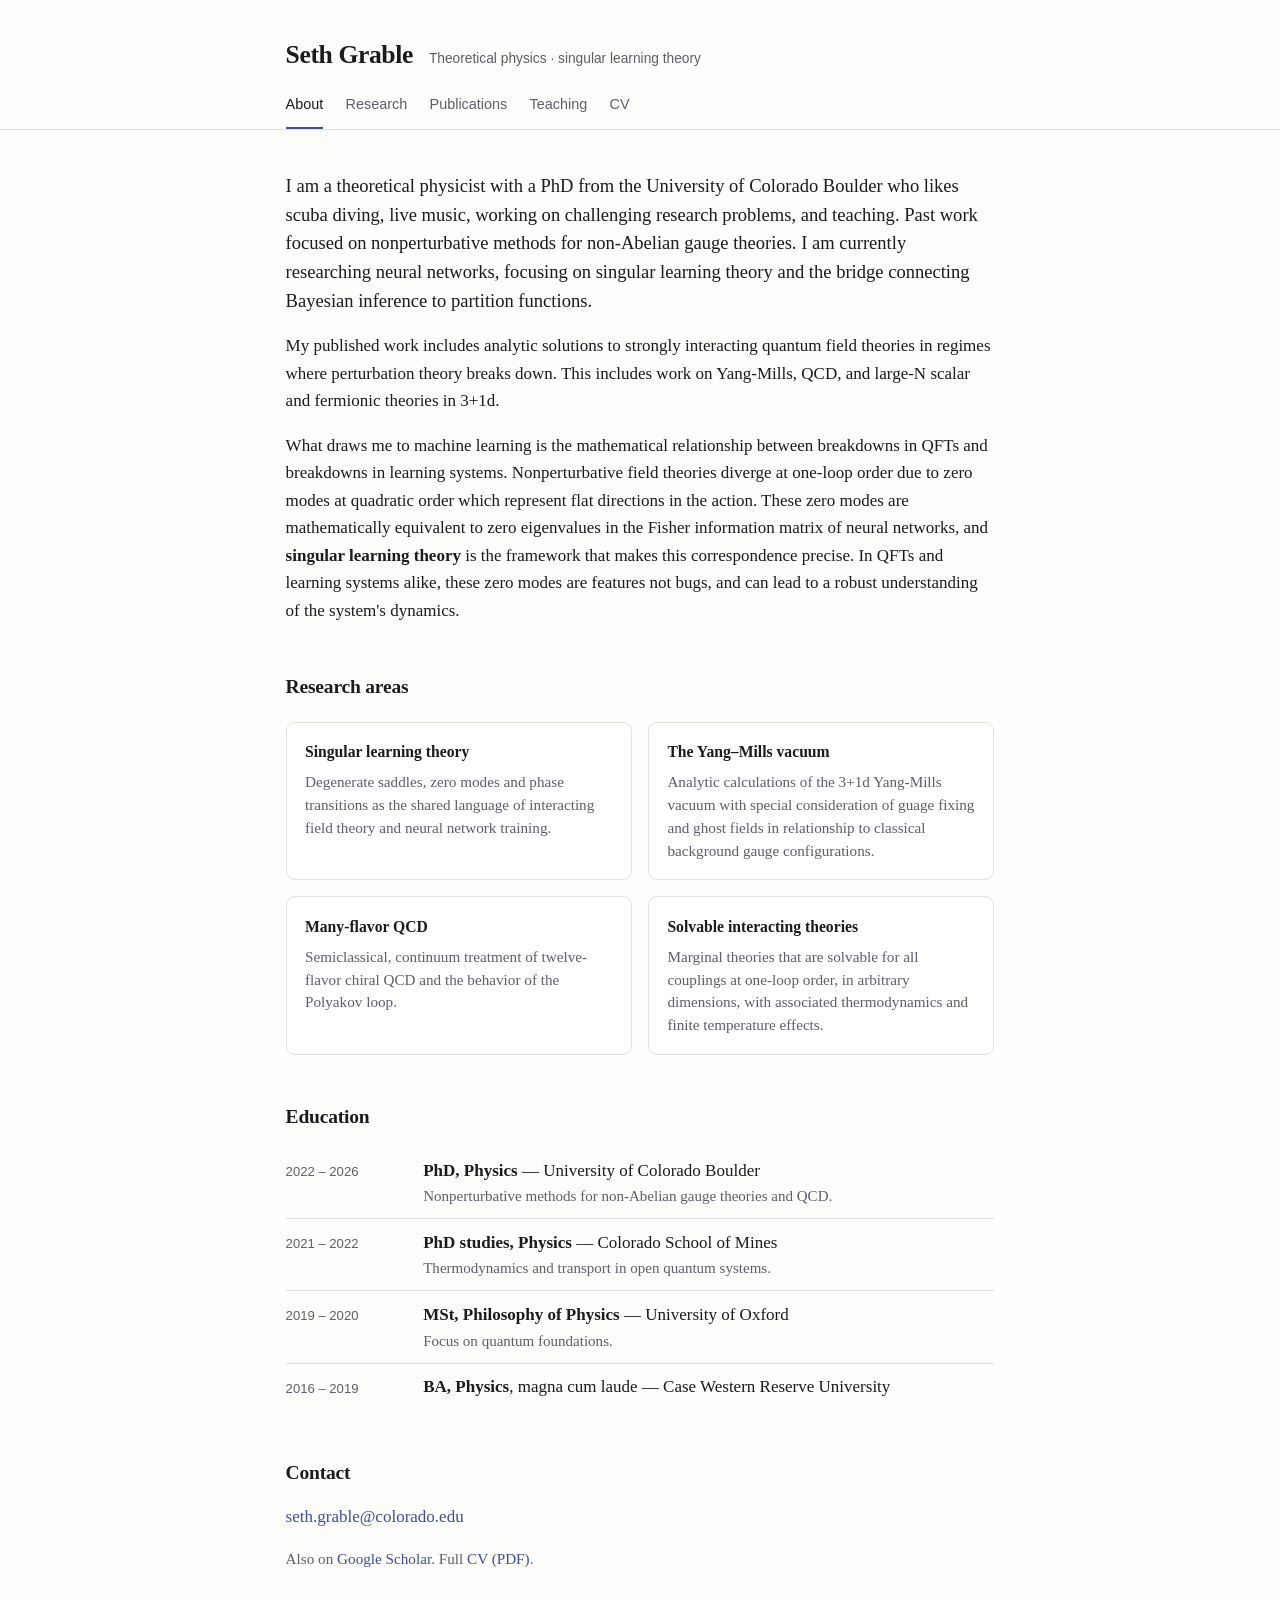
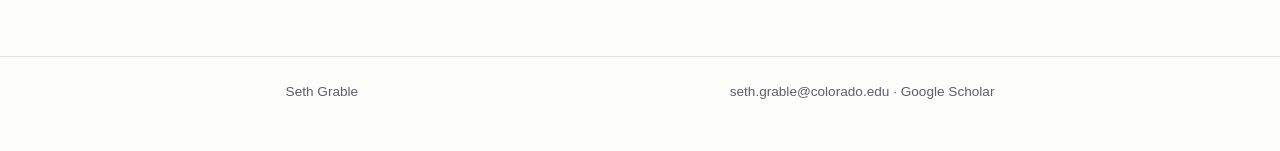
<file: index.html>
<!doctype html>
<html lang="en">
<head>
<meta charset="utf-8">
<meta name="viewport" content="width=device-width, initial-scale=1">
<title>Seth Grable — Theoretical Physics &amp; Singular Learning Theory</title>
<meta name="description" content="Seth Grable — theoretical physicist (nonperturbative QCD and Yang–Mills theory) working toward singular learning theory and machine learning research.">
<meta name="author" content="Seth Grable">
<meta property="og:title" content="Seth Grable — Theoretical Physics &amp; Singular Learning Theory">
<meta property="og:description" content="Seth Grable — theoretical physicist (nonperturbative QCD and Yang–Mills theory) working toward singular learning theory and machine learning research.">
<meta property="og:type" content="profile">
<link rel="icon" href="favicon.svg" type="image/svg+xml">
<link rel="stylesheet" href="style.css">
</head>
<body>
<header class="site">
  <div class="wrap">
    <div class="identity">
      <h1><a href="index.html">Seth Grable</a></h1>
      <p>Theoretical physics &middot; singular learning theory</p>
    </div>
    <nav class="site" aria-label="Main"><ul><li><a href="index.html" aria-current="page">About</a></li><li><a href="research.html">Research</a></li><li><a href="publications.html">Publications</a></li><li><a href="teaching.html">Teaching</a></li><li><a href="cv.pdf">CV</a></li></ul></nav>
  </div>
</header>
<main><div class="wrap">


<p class="lead">I am a theoretical physicist with a PhD from the University of Colorado Boulder who likes scuba diving, live music, working on challenging research problems, and teaching. Past work focused on nonperturbative methods for non-Abelian gauge theories. I am currently researching neural networks, focusing on singular learning theory and the bridge connecting Bayesian inference to partition functions.</p>

<p>My published work includes analytic solutions to strongly interacting quantum field theories in regimes where perturbation theory breaks down. This includes work on Yang-Mills, QCD, and large-N scalar and fermionic theories in 3+1d.</p>


<p>What draws me to machine learning is the mathematical relationship between breakdowns in QFTs and breakdowns in learning systems. Nonperturbative field theories diverge at one-loop order due to zero modes at quadratic order which represent flat directions in the action. These zero modes are mathematically equivalent to zero eigenvalues in the Fisher information matrix of neural networks, and <strong>singular learning theory</strong> is the framework that makes this correspondence precise. In QFTs and learning systems alike, these zero modes are features not bugs, and can lead to a robust understanding of the system's dynamics.<p>


<h2>Research areas</h2>
<div class="cards">
  <div class="card">
    <h3>Singular learning theory</h3>
    <p>Degenerate saddles, zero modes and phase transitions as the shared language of interacting field theory and neural network training.</p>
  </div>
  <div class="card">
    <h3>The Yang&ndash;Mills vacuum</h3>
    <p>Analytic calculations of the 3+1d Yang-Mills vacuum with special consideration of guage fixing and ghost fields in relationship to classical background gauge configurations.</p>
  </div>
  <div class="card">
    <h3>Many-flavor QCD</h3>
    <p>Semiclassical, continuum treatment of twelve-flavor chiral QCD and the behavior of the Polyakov loop.</p>
  </div>
  <div class="card">
    <h3>Solvable interacting theories</h3>
    <p>Marginal theories that are solvable for all couplings at one-loop order, in arbitrary dimensions, with associated thermodynamics and finite temperature effects.</p>
  </div>
</div>

<h2>Education</h2>
<ul class="tl">
  <li><span class="when">2022 &ndash; 2026</span>
      <span class="what"><strong>PhD, Physics</strong> &mdash; University of Colorado Boulder
      <span>Nonperturbative methods for non-Abelian gauge theories and QCD.</span></span></li>
  <li><span class="when">2021 &ndash; 2022</span>
      <span class="what"><strong>PhD studies, Physics</strong> &mdash; Colorado School of Mines
      <span>Thermodynamics and transport in open quantum systems.</span></span></li>
  <li><span class="when">2019 &ndash; 2020</span>
      <span class="what"><strong>MSt, Philosophy of Physics</strong> &mdash; University of Oxford
      <span>Focus on quantum foundations.</span></span></li>
  <li><span class="when">2016 &ndash; 2019</span>
      <span class="what"><strong>BA, Physics</strong>, magna cum laude &mdash; Case Western Reserve University</span></li>
</ul>

<h2>Contact</h2>
<p><a href="mailto:seth.grable@colorado.edu">seth.grable@colorado.edu</a></p>
<p class="note">Also on <a href="https://scholar.google.com/citations?hl=en&user=S1kPMFgAAAAJ">Google Scholar</a>. Full
<a href="cv.pdf">CV (PDF)</a>.</p>

</div></main>
<footer class="site"><div class="wrap"><div class="row">
  <span>Seth Grable </span>
  <span><a href="mailto:seth.grable@colorado.edu">seth.grable@colorado.edu</a> &middot; <a href="https://scholar.google.com/citations?hl=en&user=S1kPMFgAAAAJ">Google Scholar</a></span>
</div></div></footer>
</body>
</html>
</file>
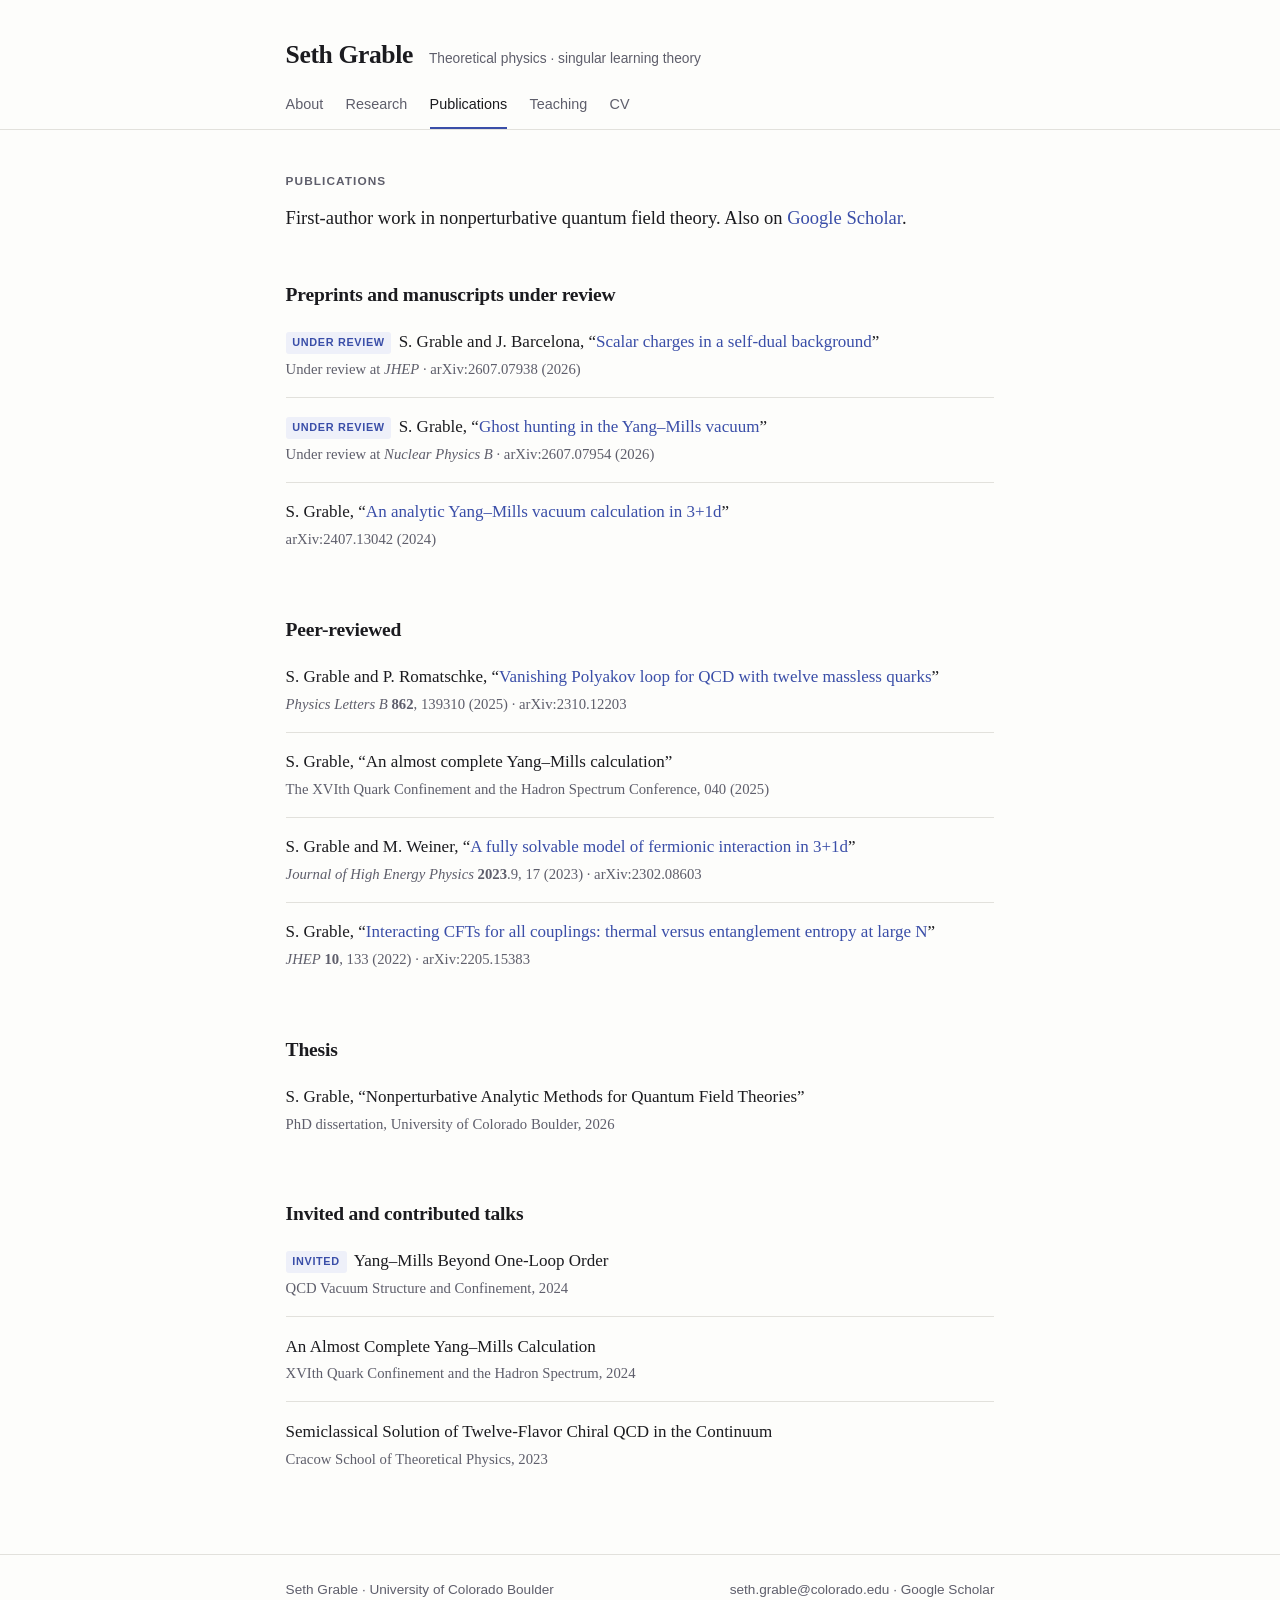
<file: publications.html>
<!doctype html>
<html lang="en">
<head>
<meta charset="utf-8">
<meta name="viewport" content="width=device-width, initial-scale=1">
<title>Publications — Seth Grable</title>
<meta name="description" content="Publications and talks in nonperturbative quantum field theory, JHEP and Physics Letters B.">
<meta name="author" content="Seth Grable">
<meta property="og:title" content="Publications — Seth Grable">
<meta property="og:description" content="Publications and talks in nonperturbative quantum field theory, JHEP and Physics Letters B.">
<meta property="og:type" content="profile">
<link rel="icon" href="favicon.svg" type="image/svg+xml">
<link rel="stylesheet" href="style.css">
</head>
<body>
<header class="site">
  <div class="wrap">
    <div class="identity">
      <h1><a href="index.html">Seth Grable</a></h1>
      <p>Theoretical physics &middot; singular learning theory</p>
    </div>
    <nav class="site" aria-label="Main"><ul><li><a href="index.html">About</a></li><li><a href="research.html">Research</a></li><li><a href="publications.html" aria-current="page">Publications</a></li><li><a href="teaching.html">Teaching</a></li><li><a href="cv.pdf">CV</a></li></ul></nav>
  </div>
</header>
<main><div class="wrap">

<p class="kicker">Publications</p>
<p class="lead">First-author work in nonperturbative quantum field theory. Also on
<a href="https://scholar.google.com/citations?hl=en&user=S1kPMFgAAAAJ">Google Scholar</a>.</p>

<h2>Preprints and manuscripts under review</h2>
<ul class="pubs">
  <li><span class="title"><span class="tag">Under review</span>S. Grable and J. Barcelona,
      &ldquo;<a href="https://arxiv.org/abs/2607.07938">Scalar charges in a self-dual
      background</a>&rdquo;</span>
      <span class="venue">Under review at <em>JHEP</em> &middot; arXiv:2607.07938 (2026)</span></li>
  <li><span class="title"><span class="tag">Under review</span>S. Grable,
      &ldquo;<a href="https://arxiv.org/abs/2607.07954">Ghost hunting in the Yang&ndash;Mills
      vacuum</a>&rdquo;</span>
      <span class="venue">Under review at <em>Nuclear Physics B</em> &middot; arXiv:2607.07954 (2026)</span></li>
  <li><span class="title">S. Grable, &ldquo;<a href="https://arxiv.org/abs/2407.13042">An analytic
      Yang&ndash;Mills vacuum calculation in 3+1d</a>&rdquo;</span>
      <span class="venue">arXiv:2407.13042 (2024)</span></li>
</ul>

<h2>Peer-reviewed</h2>
<ul class="pubs">
  <li><span class="title">S. Grable and P. Romatschke, &ldquo;<a
      href="https://arxiv.org/abs/2310.12203">Vanishing Polyakov loop for QCD with twelve massless
      quarks</a>&rdquo;</span>
      <span class="venue"><em>Physics Letters B</em> <strong>862</strong>, 139310 (2025) &middot; arXiv:2310.12203</span></li>
  <li><span class="title">S. Grable, &ldquo;An almost complete Yang&ndash;Mills
      calculation&rdquo;</span>
      <span class="venue">The XVIth Quark Confinement and the Hadron Spectrum Conference, 040 (2025)</span></li>
  <li><span class="title">S. Grable and M. Weiner, &ldquo;<a
      href="https://arxiv.org/abs/2302.08603">A fully solvable model of fermionic interaction in
      3+1d</a>&rdquo;</span>
      <span class="venue"><em>Journal of High Energy Physics</em> <strong>2023</strong>.9, 17 (2023) &middot; arXiv:2302.08603</span></li>
  <li><span class="title">S. Grable, &ldquo;<a href="https://arxiv.org/abs/2205.15383">Interacting
      CFTs for all couplings: thermal versus entanglement entropy at large N</a>&rdquo;</span>
      <span class="venue"><em>JHEP</em> <strong>10</strong>, 133 (2022) &middot; arXiv:2205.15383</span></li>
</ul>

<h2>Thesis</h2>
<ul class="pubs">
  <li><span class="title">S. Grable, &ldquo;Nonperturbative Analytic Methods for Quantum Field
      Theories&rdquo;</span>
      <span class="venue">PhD dissertation, University of Colorado Boulder, 2026</span></li>
</ul>

<h2>Invited and contributed talks</h2>
<ul class="pubs">
  <li><span class="title"><span class="tag">Invited</span>Yang&ndash;Mills Beyond One-Loop
      Order</span>
      <span class="venue">QCD Vacuum Structure and Confinement, 2024</span></li>
  <li><span class="title">An Almost Complete Yang&ndash;Mills Calculation</span>
      <span class="venue">XVIth Quark Confinement and the Hadron Spectrum, 2024</span></li>
  <li><span class="title">Semiclassical Solution of Twelve-Flavor Chiral QCD in the Continuum</span>
      <span class="venue">Cracow School of Theoretical Physics, 2023</span></li>
</ul>

</div></main>
<footer class="site"><div class="wrap"><div class="row">
  <span>Seth Grable &middot; University of Colorado Boulder</span>
  <span><a href="mailto:seth.grable@colorado.edu">seth.grable@colorado.edu</a> &middot; <a href="https://scholar.google.com/citations?hl=en&user=S1kPMFgAAAAJ">Google Scholar</a></span>
</div></div></footer>
</body>
</html>
</file>
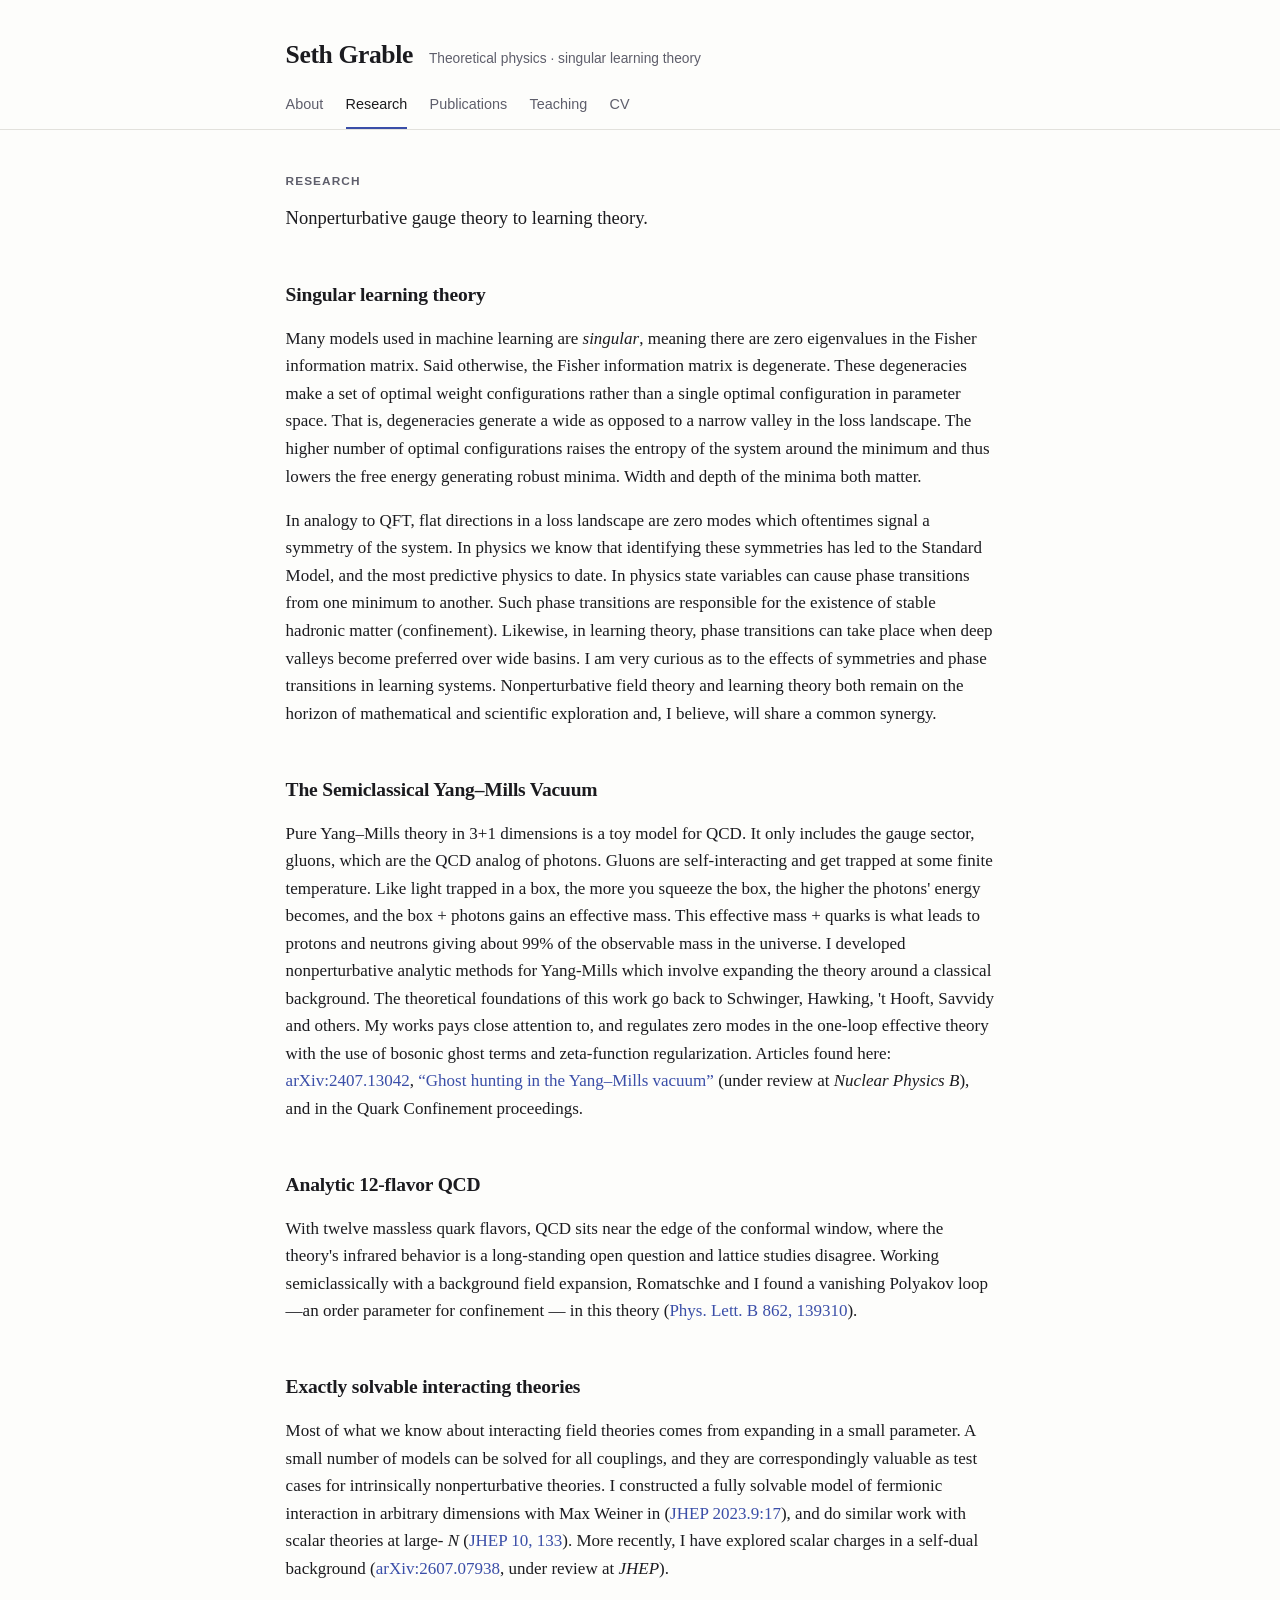
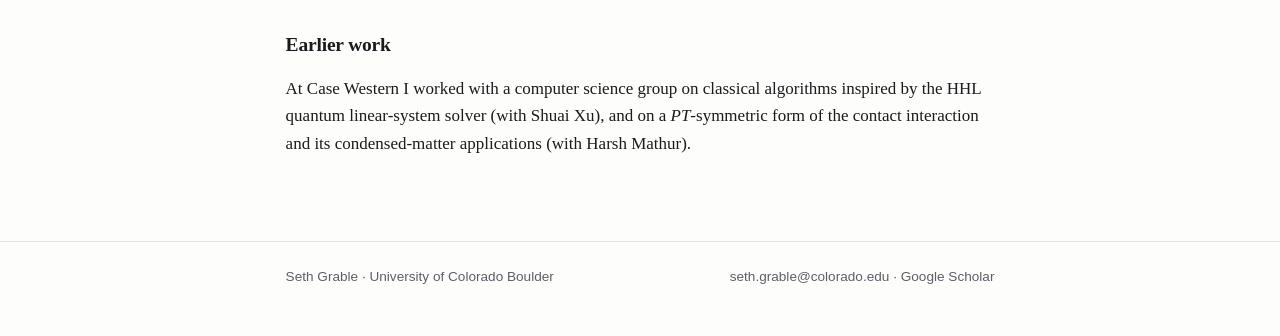
<file: research.html>
<!doctype html>
<html lang="en">
<head>
<meta charset="utf-8">
<meta name="viewport" content="width=device-width, initial-scale=1">
<title>Research — Seth Grable</title>
<meta name="description" content="Research threads: singular learning theory, the Yang–Mills vacuum beyond one loop, many-flavor QCD, and exactly solvable interacting field theories.">
<meta name="author" content="Seth Grable">
<meta property="og:title" content="Research — Seth Grable">
<meta property="og:description" content="Research threads: singular learning theory, the Yang–Mills vacuum beyond one loop, many-flavor QCD, and exactly solvable interacting field theories.">
<meta property="og:type" content="profile">
<link rel="icon" href="favicon.svg" type="image/svg+xml">
<link rel="stylesheet" href="style.css">
</head>
<body>
<header class="site">
  <div class="wrap">
    <div class="identity">
      <h1><a href="index.html">Seth Grable</a></h1>
      <p>Theoretical physics &middot; singular learning theory</p>
    </div>
    <nav class="site" aria-label="Main"><ul><li><a href="index.html">About</a></li><li><a href="research.html" aria-current="page">Research</a></li><li><a href="publications.html">Publications</a></li><li><a href="teaching.html">Teaching</a></li><li><a href="cv.pdf">CV</a></li></ul></nav>
  </div>
</header>
<main><div class="wrap">

<p class="kicker">Research</p>
<p class="lead">Nonperturbative gauge theory to
learning theory.</p>

<h2>Singular learning theory</h2>
<p>Many models used in machine learning are <em>singular</em>, meaning there are zero eigenvalues in the Fisher information matrix. Said otherwise, the Fisher information matrix is degenerate. These degeneracies make a set of optimal weight configurations rather than a single optimal configuration in parameter space. That is, degeneracies generate a wide as opposed to a narrow valley in the loss landscape. The higher number of optimal configurations raises the entropy of the system around the minimum and thus lowers the free energy generating robust minima. Width and depth of the minima both matter.<p>
  

<p> In analogy to QFT, flat directions in a loss landscape are
zero modes which oftentimes signal a symmetry of the system. In physics we know that identifying these symmetries has led to the Standard Model, and the most predictive physics to date. In physics state variables can cause phase transitions from one minimum to another. Such phase transitions are responsible for the existence of stable hadronic matter (confinement). Likewise, in learning theory, phase transitions can take place when deep valleys become preferred over wide basins. I am very curious as to the effects of symmetries and phase transitions in learning systems. Nonperturbative field theory and learning theory both remain on the horizon of mathematical and scientific exploration and, I believe, will share a common synergy. </p>  


<h2>The Semiclassical Yang&ndash;Mills Vacuum</h2>
<p>Pure Yang&ndash;Mills theory in 3+1 dimensions is a toy model for QCD. It only includes the gauge sector, gluons, which are the QCD analog of photons. Gluons are self-interacting and get trapped at some finite temperature. Like light trapped in a box, the more you squeeze the box, the higher the photons' energy becomes, and the box + photons gains an effective mass. This effective mass + quarks is what leads to protons and neutrons giving about 99% of the observable mass in the universe. I developed nonperturbative analytic methods for Yang-Mills which involve expanding the theory around a classical background. The theoretical foundations of this work go back to Schwinger, Hawking, 't Hooft, Savvidy and others. My works pays close attention to, and regulates zero modes in the one-loop effective theory with the use of bosonic ghost terms and zeta-function regularization. 

Articles found here:
<a href="https://arxiv.org/abs/2407.13042">arXiv:2407.13042</a>,
<a href="https://arxiv.org/abs/2607.07954">&ldquo;Ghost hunting in the Yang&ndash;Mills
vacuum&rdquo;</a> (under review at <em>Nuclear Physics B</em>), and in the Quark Confinement
proceedings.</p>

<h2>Analytic 12-flavor QCD</h2>
<p>With twelve massless quark flavors, QCD sits near the edge of the conformal window, where the
theory's infrared behavior is a long-standing open question and lattice studies disagree. Working
semiclassically with a background field expansion, Romatschke and I found a vanishing Polyakov loop &mdash;an order parameter for confinement &mdash; in this theory
(<a href="https://arxiv.org/abs/2310.12203">Phys. Lett. B 862, 139310</a>).</p>

<h2>Exactly solvable interacting theories</h2>
<p>Most of what we know about interacting field theories comes from expanding in a small parameter.
A small number of models can be solved for all couplings, and they are correspondingly valuable as test cases for intrinsically nonperturbative theories. I constructed a fully solvable model of fermionic interaction in arbitrary dimensions with
Max Weiner in (<a href="https://arxiv.org/abs/2302.08603">JHEP 2023.9:17</a>), and do similar work with scalar theories at large-
<em>N</em> (<a href="https://arxiv.org/abs/2205.15383">JHEP 10, 133</a>). More recently, I have explored scalar charges in a self-dual background
(<a href="https://arxiv.org/abs/2607.07938">arXiv:2607.07938</a>, under review at <em>JHEP</em>).</p>

<h2>Earlier work</h2>
<p>At Case Western I worked with a computer
science group on classical algorithms inspired by the HHL quantum linear-system solver (with Shuai
Xu), and on a <em>PT</em>-symmetric form of the contact interaction and its condensed-matter
applications (with Harsh Mathur).</p>


</div></main>
<footer class="site"><div class="wrap"><div class="row">
  <span>Seth Grable &middot; University of Colorado Boulder</span>
  <span><a href="mailto:seth.grable@colorado.edu">seth.grable@colorado.edu</a> &middot; <a href="https://scholar.google.com/citations?hl=en&user=S1kPMFgAAAAJ">Google Scholar</a></span>
</div></div></footer>
</body>
</html>
</file>
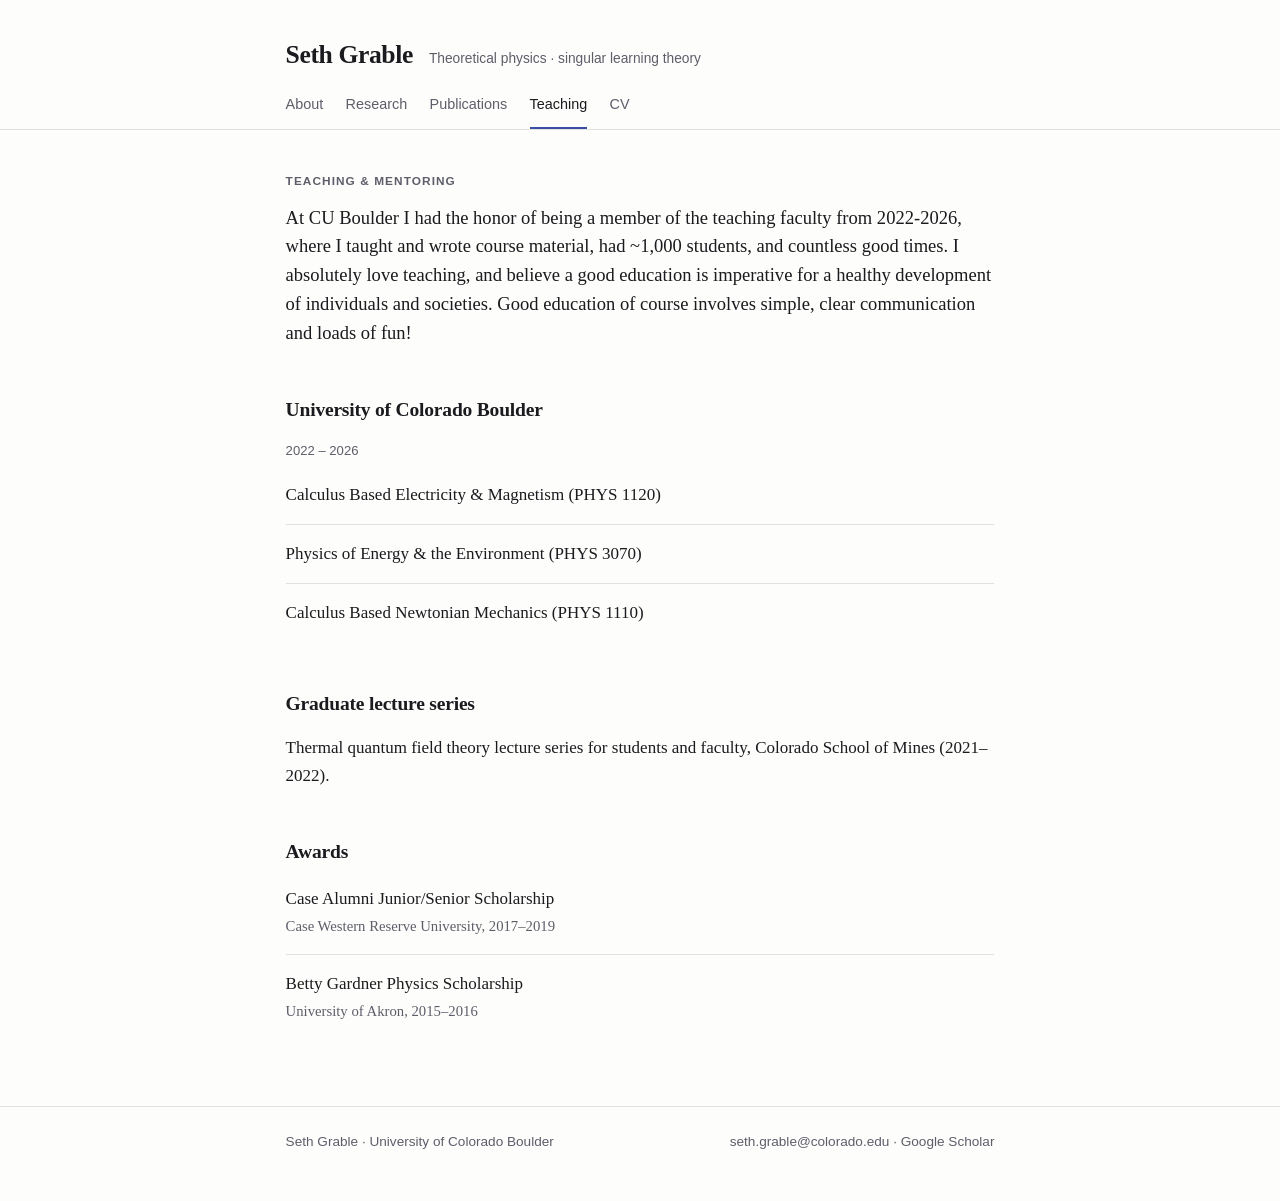
<file: teaching.html>
<!doctype html>
<html lang="en">
<head>
<meta charset="utf-8">
<meta name="viewport" content="width=device-width, initial-scale=1">
<title>Teaching — Seth Grable</title>
<meta name="description" content="Teaching, graduate lecture series, mentoring and awards.">
<meta name="author" content="Seth Grable">
<meta property="og:title" content="Teaching — Seth Grable">
<meta property="og:description" content="Teaching, graduate lecture series, mentoring and awards.">
<meta property="og:type" content="profile">
<link rel="icon" href="favicon.svg" type="image/svg+xml">
<link rel="stylesheet" href="style.css">
</head>
<body>
<header class="site">
  <div class="wrap">
    <div class="identity">
      <h1><a href="index.html">Seth Grable</a></h1>
      <p>Theoretical physics &middot; singular learning theory</p>
    </div>
    <nav class="site" aria-label="Main"><ul><li><a href="index.html">About</a></li><li><a href="research.html">Research</a></li><li><a href="publications.html">Publications</a></li><li><a href="teaching.html" aria-current="page">Teaching</a></li><li><a href="cv.pdf">CV</a></li></ul></nav>
  </div>
</header>
<main><div class="wrap">

<p class="kicker">Teaching &amp; mentoring</p>
<p class="lead">At CU Boulder I had the honor of being a member of the teaching faculty from 2022-2026, where I taught and wrote course material, had ~1,000 students, and countless good times. I absolutely love teaching, and believe a good education is imperative for a healthy development of individuals and societies. Good education of course involves simple, clear communication and loads of fun! </p>
  


<h2>University of Colorado Boulder</h2>
<p class="meta">2022 &ndash; 2026</p>
<ul class="pubs">
  <li><span class="title">Calculus Based Electricity &amp; Magnetism (PHYS 1120)</span></li>
  <li><span class="title">Physics of Energy &amp; the Environment (PHYS 3070)</span></li>
  <li><span class="title">Calculus Based Newtonian Mechanics (PHYS 1110)</span></li>
</ul>
      

<h2>Graduate lecture series</h2>
<p>Thermal quantum field theory lecture series for students and faculty, Colorado School of Mines
(2021&ndash;2022).</p>


<h2>Awards</h2>
<ul class="pubs">
  <li><span class="title">Case Alumni Junior/Senior Scholarship</span>
      <span class="venue">Case Western Reserve University, 2017&ndash;2019</span></li>
  <li><span class="title">Betty Gardner Physics Scholarship</span>
      <span class="venue">University of Akron, 2015&ndash;2016</span></li>
</ul>

</div></main>
<footer class="site"><div class="wrap"><div class="row">
  <span>Seth Grable &middot; University of Colorado Boulder</span>
  <span><a href="mailto:seth.grable@colorado.edu">seth.grable@colorado.edu</a> &middot; <a href="https://scholar.google.com/citations?hl=en&user=S1kPMFgAAAAJ">Google Scholar</a></span>
</div></div></footer>
</body>
</html>
</file>
<file: style.css>
/* ---- Seth Grable - personal site -------------------------------------- */
:root{
  --bg:#fdfdfb; --fg:#1b1b1f; --muted:#5e5e6b; --rule:#e2e1dc;
  --accent:#3a4ea8; --accent-soft:#eef0f9; --card:#ffffff;
  --measure:47rem;
  --serif: Charter,"Iowan Old Style","Palatino Linotype",Palatino,Georgia,"Times New Roman",serif;
  --sans: -apple-system,BlinkMacSystemFont,"Segoe UI",Inter,Roboto,Helvetica,Arial,sans-serif;
  --mono: ui-monospace,SFMono-Regular,"SF Mono",Menlo,Consolas,monospace;
}
@media (prefers-color-scheme: dark){
  :root{
    --bg:#15161a; --fg:#e8e7e3; --muted:#a0a0ad; --rule:#2c2e35;
    --accent:#9bb0f0; --accent-soft:#1d2030; --card:#1b1d22;
  }
}
*{box-sizing:border-box}
html{-webkit-text-size-adjust:100%}
body{
  margin:0; background:var(--bg); color:var(--fg);
  font-family:var(--serif); font-size:1.0625rem; line-height:1.62;
  -webkit-font-smoothing:antialiased;
}
.wrap{max-width:var(--measure); margin:0 auto; padding:0 1.35rem}
a{color:var(--accent); text-decoration:none; border-bottom:1px solid transparent}
a:hover{border-bottom-color:currentColor}

/* ---- masthead ---- */
header.site{border-bottom:1px solid var(--rule); padding:2.1rem 0 0}
.identity{display:flex; flex-wrap:wrap; align-items:baseline; gap:.3rem 1rem}
.identity h1{
  font-size:1.6rem; letter-spacing:-.015em; margin:0; font-weight:600;
}
.identity h1 a{color:inherit}
.identity p{margin:0; color:var(--muted); font-family:var(--sans); font-size:.86rem}
nav.site{margin-top:1.15rem; font-family:var(--sans); font-size:.9rem}
nav.site ul{list-style:none; margin:0; padding:0; display:flex; flex-wrap:wrap; gap:1.4rem}
nav.site a{display:block; padding-bottom:.65rem; color:var(--muted); border-bottom:2px solid transparent}
nav.site a:hover{color:var(--fg)}
nav.site a[aria-current="page"]{color:var(--fg); border-bottom-color:var(--accent)}

/* ---- type ---- */
main{padding:2.6rem 0 1rem}
h2{font-size:1.22rem; font-weight:600; letter-spacing:-.01em; margin:2.9rem 0 .9rem}
h2:first-child{margin-top:0}
h3{font-size:1.02rem; font-weight:600; margin:1.8rem 0 .35rem}
p{margin:0 0 1.05rem}
.lead{font-size:1.16rem; line-height:1.55}
.kicker{
  font-family:var(--sans); font-size:.74rem; font-weight:600; letter-spacing:.09em;
  text-transform:uppercase; color:var(--muted); margin:0 0 .8rem
}
.note{color:var(--muted); font-size:.95rem}
hr{border:0; border-top:1px solid var(--rule); margin:2.6rem 0}

/* ---- research cards ---- */
.cards{display:grid; gap:1rem; grid-template-columns:repeat(auto-fit,minmax(15rem,1fr)); margin:1.2rem 0 0}
.card{
  background:var(--card); border:1px solid var(--rule); border-radius:9px;
  padding:1.05rem 1.15rem;
}
.card h3{margin:0 0 .4rem; font-size:.98rem}
.card p{margin:0; font-size:.95rem; color:var(--muted); line-height:1.5}

/* ---- publication / talk lists ---- */
.pubs{list-style:none; margin:0; padding:0}
.pubs > li{padding:.95rem 0; border-top:1px solid var(--rule)}
.pubs > li:first-child{border-top:0; padding-top:.2rem}
.pubs .title{display:block}
.pubs .venue{display:block; font-size:.92rem; color:var(--muted); margin-top:.15rem}
.tag{
  display:inline-block; font-family:var(--sans); font-size:.68rem; font-weight:600;
  letter-spacing:.06em; text-transform:uppercase; color:var(--accent);
  background:var(--accent-soft); border-radius:3px; padding:.12rem .42rem;
  vertical-align:.09em; margin-right:.45rem;
}
.meta{font-family:var(--sans); font-size:.82rem; color:var(--muted)}

/* ---- timeline (education / appointments) ---- */
.tl{list-style:none; margin:0; padding:0}
.tl li{display:grid; grid-template-columns:7.5rem 1fr; gap:0 1.1rem; padding:.6rem 0; border-top:1px solid var(--rule)}
.tl li:first-child{border-top:0}
.tl .when{font-family:var(--sans); font-size:.82rem; color:var(--muted); padding-top:.28rem}
.tl .what strong{font-weight:600}
.tl .what span{display:block; color:var(--muted); font-size:.94rem}
@media (max-width:34rem){
  .tl li{grid-template-columns:1fr; gap:.1rem}
  .tl .when{padding-top:0}
}

/* ---- footer ---- */
footer.site{
  border-top:1px solid var(--rule); margin-top:3.2rem; padding:1.5rem 0 3rem;
  font-family:var(--sans); font-size:.85rem; color:var(--muted);
}
footer.site a{color:var(--muted)}
footer.site .row{display:flex; flex-wrap:wrap; gap:.4rem 1.2rem; justify-content:space-between}
</file>
